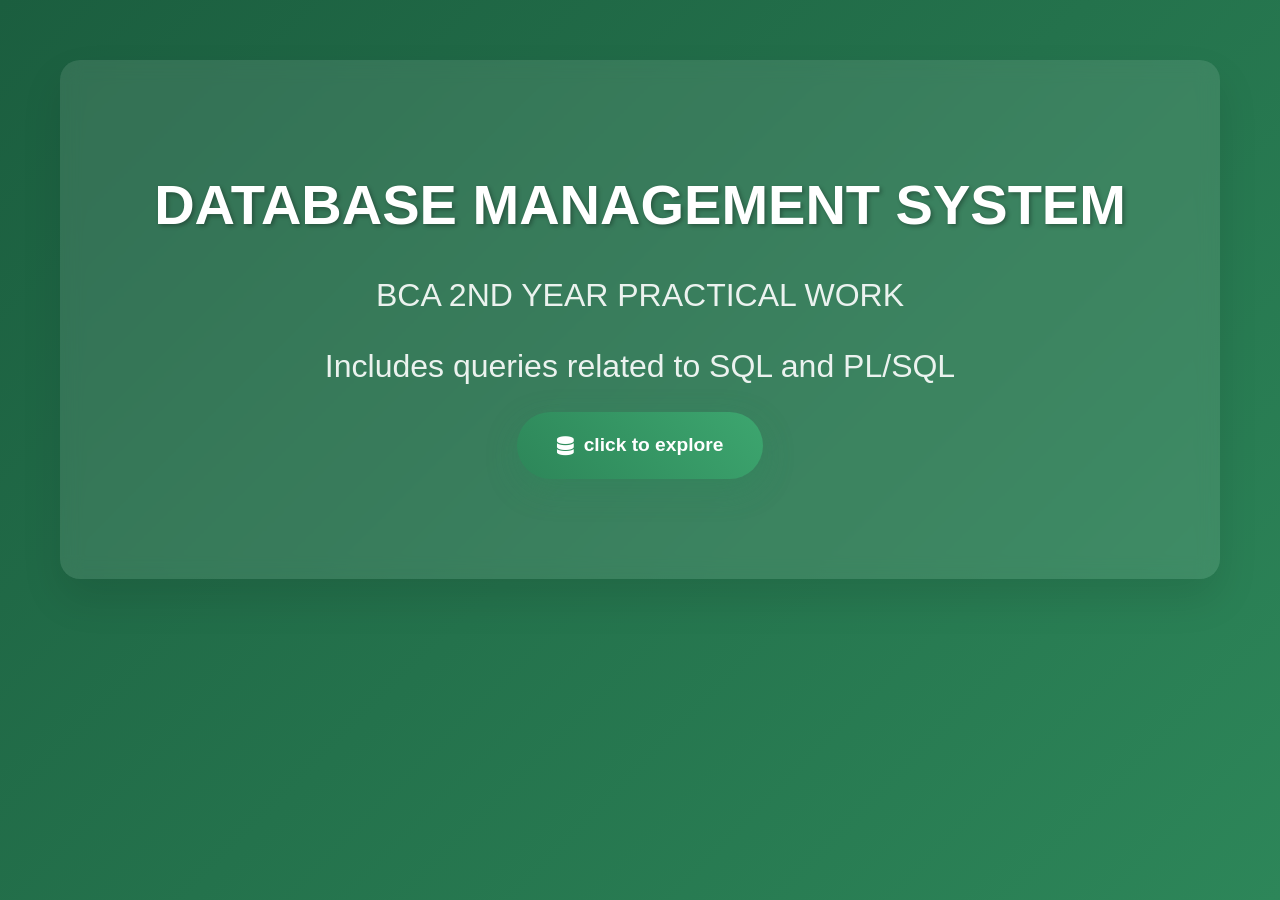
<file: index.HTML>
<!DOCTYPE html>
<html lang="en">
<head>
    <meta charset="UTF-8">
    <meta name="viewport" content="width=device-width, initial-scale=1.0">
    <title>DBMS Queries Hub</title>
    <link rel="stylesheet" href="style.css">
    <link href="https://cdnjs.cloudflare.com/ajax/libs/font-awesome/6.0.0/css/all.min.css" rel="stylesheet">
</head>
<body>
    <div class="container">
        <header class="hero-section">
            <h1 class="main-heading">DATABASE MANAGEMENT SYSTEM</h1>
            <h2 class="sub-heading"> BCA 2ND YEAR PRACTICAL WORK</h2>
            <h2 class="sub-heading"> Includes queries related to SQL and PL/SQL</h2>

             <a href="categories.html" class="cta-button">
                <i class="fas fa-database"></i>
                click to explore
            </a>
        </header>
    </div>
    
    <script src="script.js"></script>
</body>
</html>
</file>
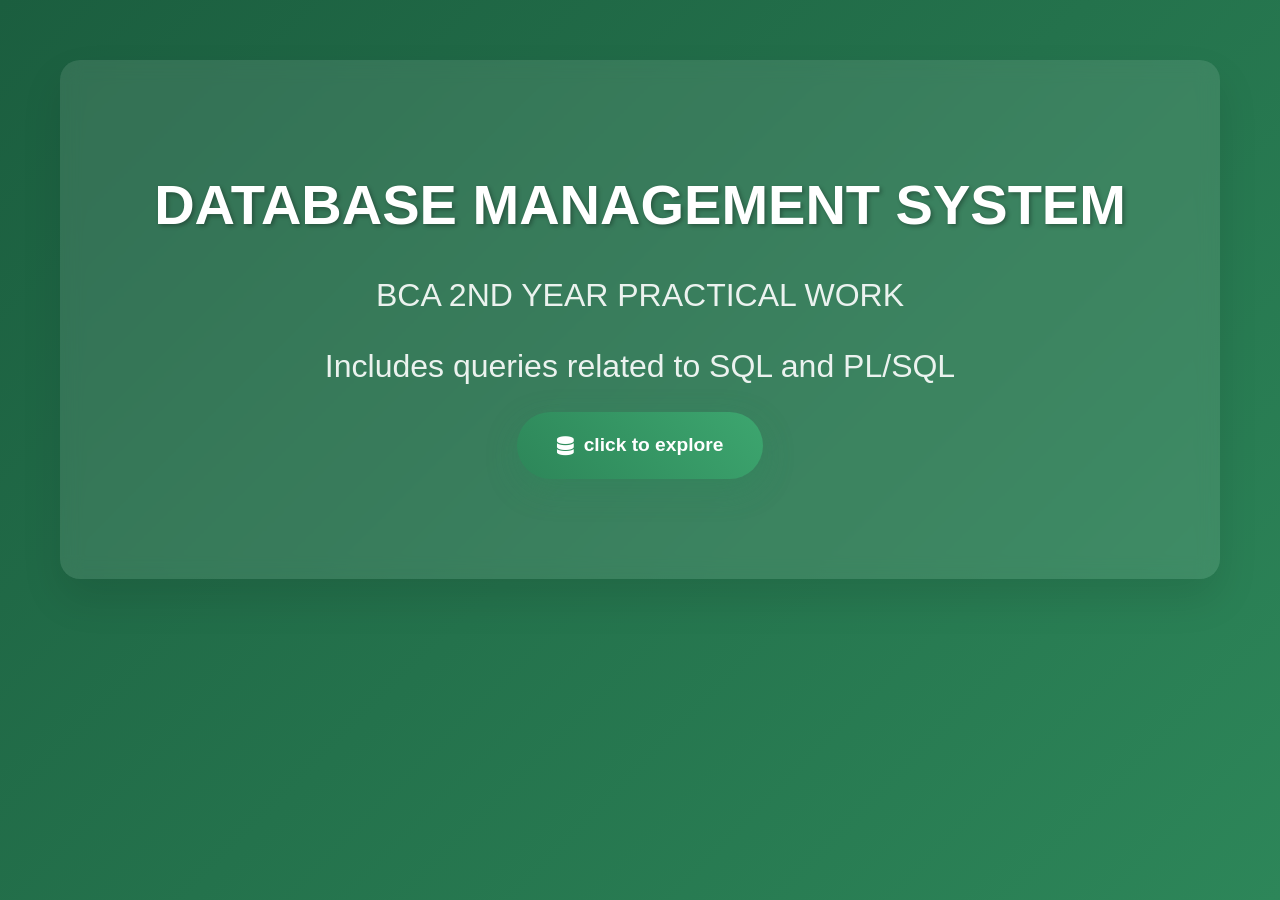
<file: index.html>
<!DOCTYPE html>
<html lang="en">
<head>
    <meta charset="UTF-8">
    <meta name="viewport" content="width=device-width, initial-scale=1.0">
    <title>DBMS Queries Hub</title>
    <link rel="stylesheet" href="style.css">
    <link href="https://cdnjs.cloudflare.com/ajax/libs/font-awesome/6.0.0/css/all.min.css" rel="stylesheet">
</head>
<body>
    <div class="container">
        <header class="hero-section">
            <h1 class="main-heading">DATABASE MANAGEMENT SYSTEM</h1>
            <h2 class="sub-heading"> BCA 2ND YEAR PRACTICAL WORK</h2>
            <h2 class="sub-heading"> Includes queries related to SQL and PL/SQL</h2>

             <a href="categories.html" class="cta-button">
                <i class="fas fa-database"></i>
                click to explore
            </a>
        </header>
    </div>
    
    <script src="script.js"></script>
</body>
</html>
</file>
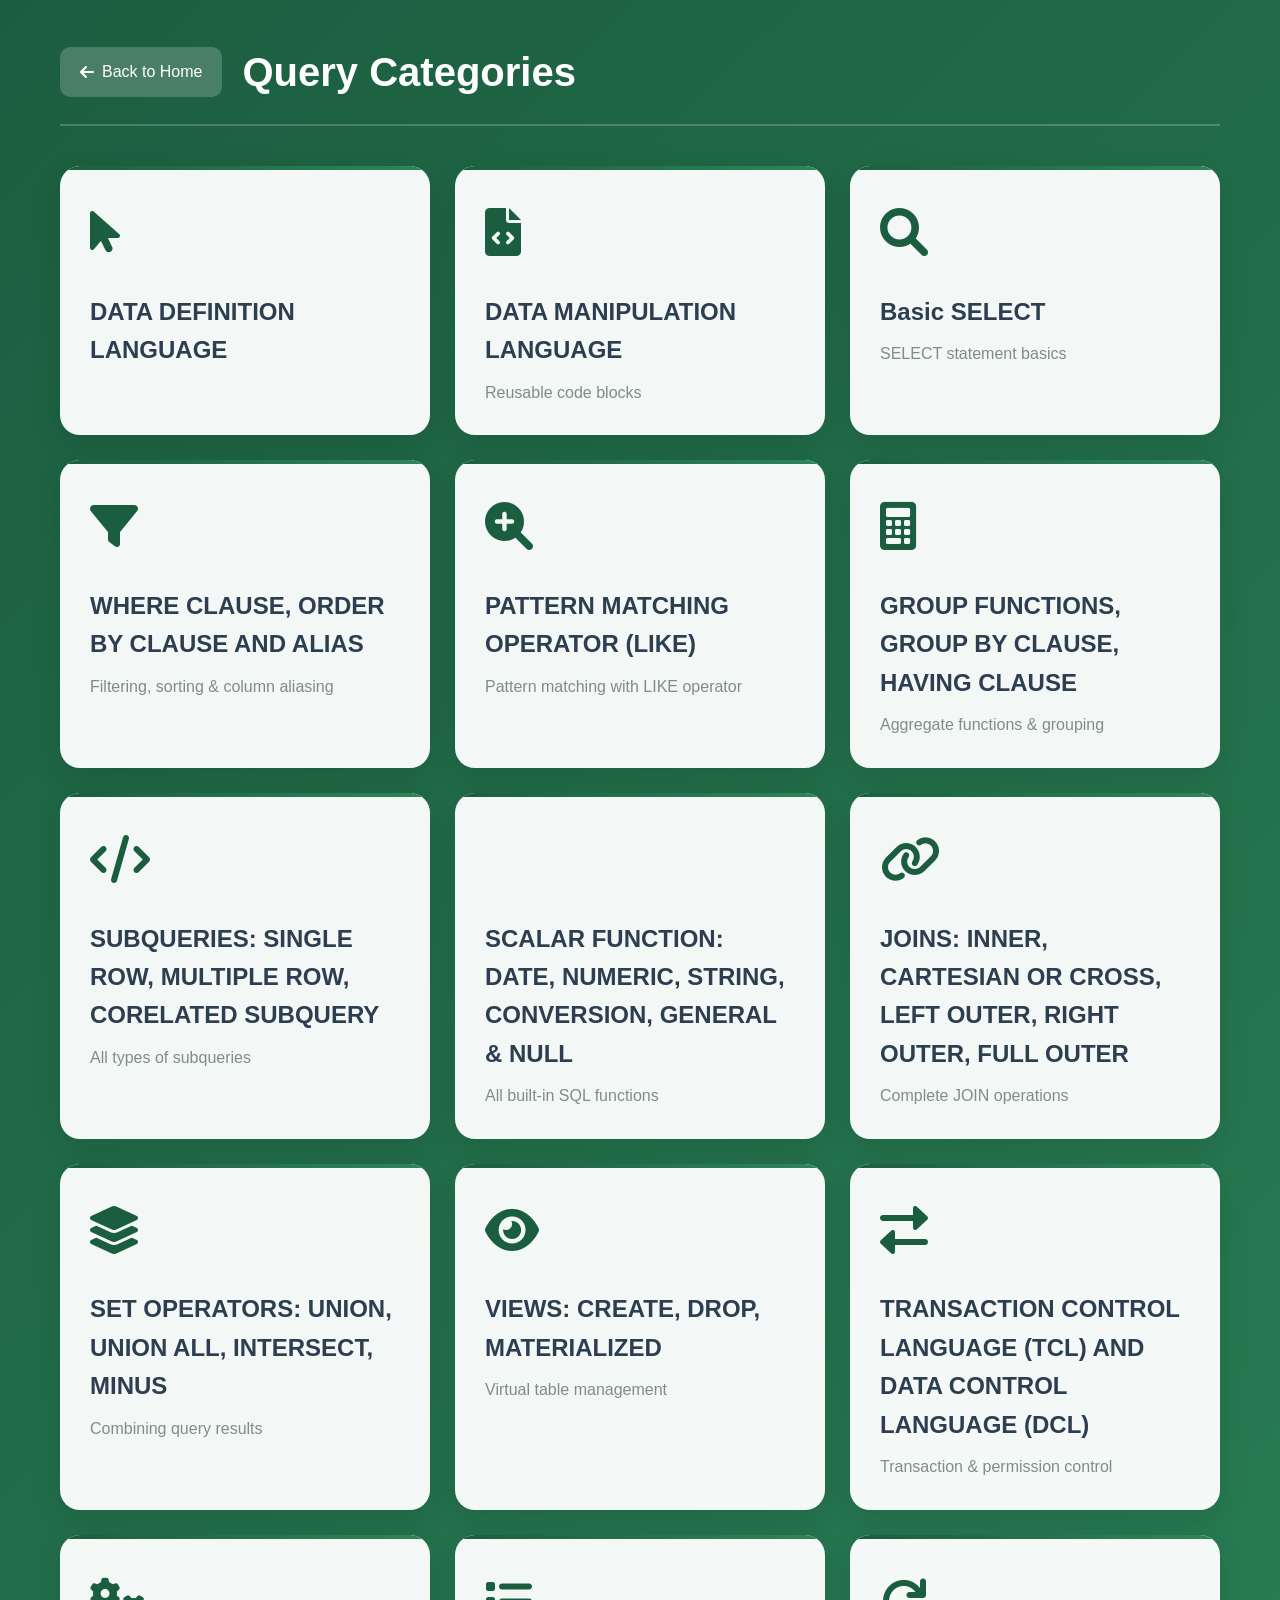
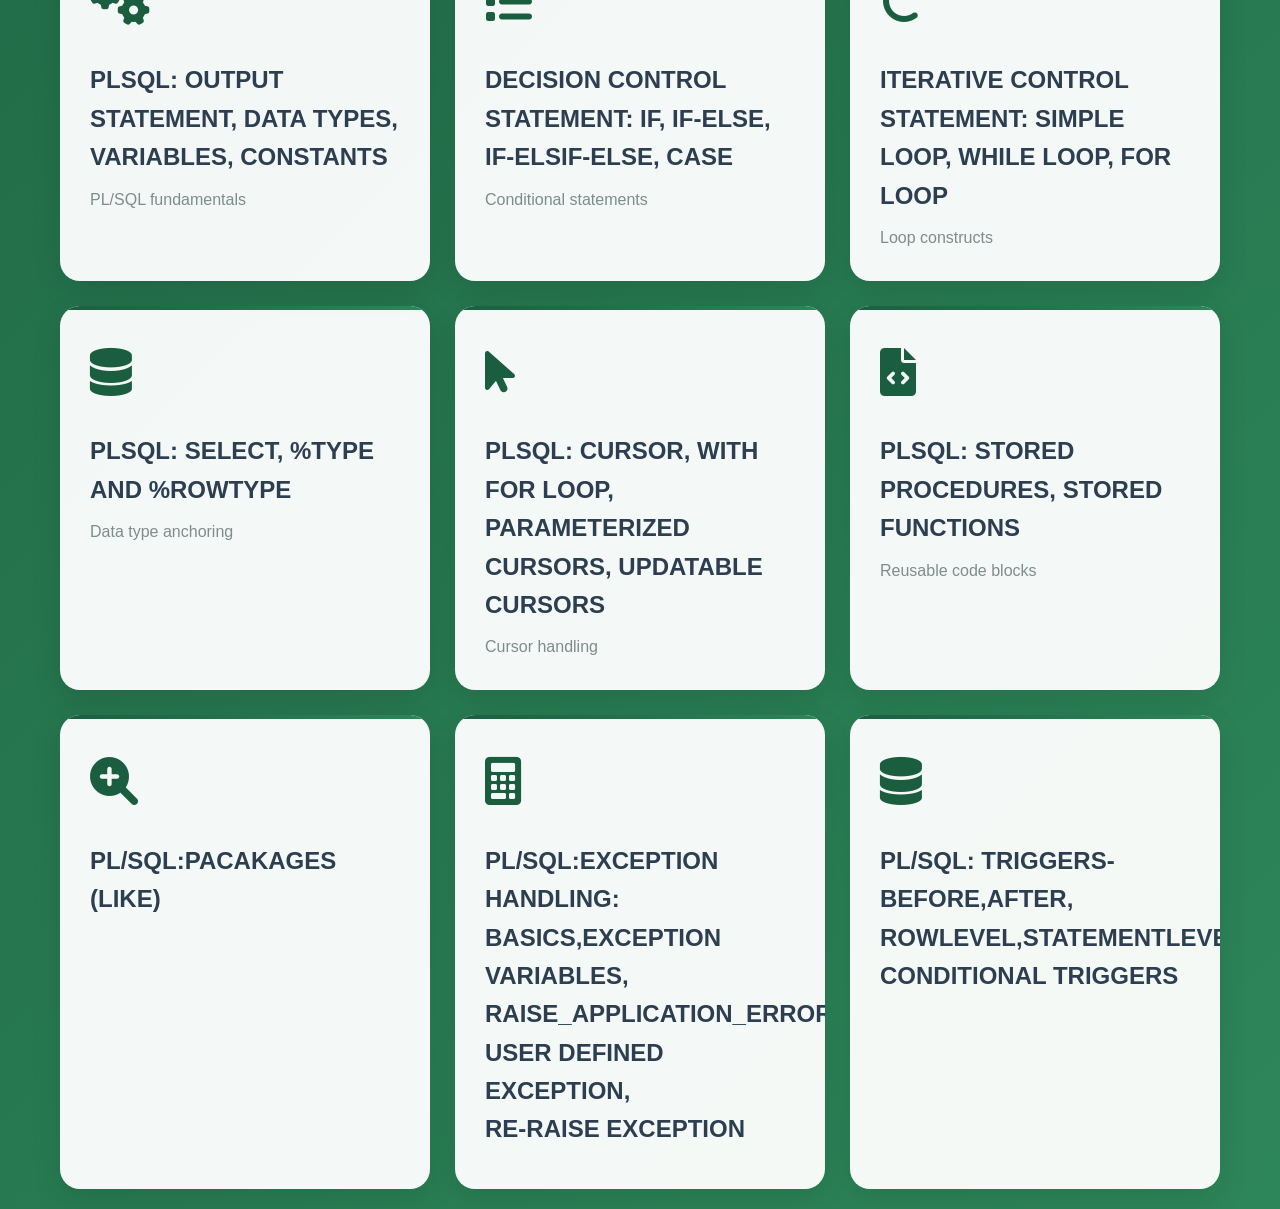
<file: categories.HTML>
<!DOCTYPE html>
<html lang="en">
<head>
    <meta charset="UTF-8">
    <meta name="viewport" content="width=device-width, initial-scale=1.0">
    <title>DBMS Categories - SQL & PL/SQL</title>
    <link rel="stylesheet" href="style.css">
    <link href="https://cdnjs.cloudflare.com/ajax/libs/font-awesome/6.0.0/css/all.min.css" rel="stylesheet">
</head>
<body>
    <div class="container">
        <header class="page-header">
            <a href="index.html" class="back-btn">
                <i class="fas fa-arrow-left"></i> Back to Home
            </a>
            <h1>Query Categories</h1>
        </header>

        <div class="categories-grid">
            <!-- 1 -->
               <a href="DDL.HTML" class="category-card">
                <div class="card-icon"><i class="fas fa-mouse-pointer"></i></div>
                <h3>DATA DEFINITION LANGUAGE</h3>
               
            </a>

            <!-- 16 -->
            <a href="DML.html" class="category-card">
                <div class="card-icon"><i class="fas fa-file-code"></i></div>
                <h3>DATA MANIPULATION LANGUAGE</h3>
                <p>Reusable code blocks</p>
            </a>
            <a href="basic_select.html" class="category-card">
                <div class="card-icon"><i class="fas fa-search"></i></div>
                <h3>Basic SELECT</h3>
                <p>SELECT statement basics</p>
            </a>

           
            <a href="where.html" class="category-card">
                <div class="card-icon"><i class="fas fa-filter"></i></div>
                <h3>WHERE CLAUSE, ORDER BY CLAUSE AND ALIAS</h3>
                <p>Filtering, sorting & column aliasing</p>
            </a>

            <!-- 3 -->
            <a href="pattern_match.html" class="category-card">
                <div class="card-icon"><i class="fas fa-search-plus"></i></div>
                <h3>PATTERN MATCHING OPERATOR (LIKE)</h3>
                <p>Pattern matching with LIKE operator</p>
            </a>

            <!-- 4 -->
            <a href="group_function.html" class="category-card">
                <div class="card-icon"><i class="fas fa-calculator"></i></div>
                <h3>GROUP FUNCTIONS, GROUP BY CLAUSE, HAVING CLAUSE</h3>
                <p>Aggregate functions & grouping</p>
            </a>

            <!-- 5 -->
            <a href="subqueries.html" class="category-card">
                <div class="card-icon"><i class="fas fa-code"></i></div>
                <h3>SUBQUERIES: SINGLE ROW, MULTIPLE ROW, CORELATED SUBQUERY</h3>
                <p>All types of subqueries</p>
            </a>

            <!-- 6 -->
            <a href="scalor.html" class="category-card">
                <div class="card-icon"><i class="fas fa-function"></i></div>
                <h3>SCALAR FUNCTION: DATE, NUMERIC, STRING, CONVERSION, GENERAL & NULL</h3>
                <p>All built-in SQL functions</p>
            </a>

            <!-- 7 -->
            <a href="joins.html" class="category-card">
                <div class="card-icon"><i class="fas fa-link"></i></div>
                <h3>JOINS: INNER, CARTESIAN OR CROSS, LEFT OUTER, RIGHT OUTER, FULL OUTER</h3>
                <p>Complete JOIN operations</p>
            </a>

            <!-- 8 -->
            <a href="set.html" class="category-card">
                <div class="card-icon"><i class="fas fa-layer-group"></i></div>
                <h3>SET OPERATORS: UNION, UNION ALL, INTERSECT, MINUS</h3>
                <p>Combining query results</p>
            </a>

            <!-- 9 -->
            <a href="views.html" class="category-card">
                <div class="card-icon"><i class="fas fa-eye"></i></div>
                <h3>VIEWS: CREATE, DROP, MATERIALIZED</h3>
                <p>Virtual table management</p>
            </a>

            <!-- 10 -->
            <a href="tcl.html" class="category-card">
                <div class="card-icon"><i class="fas fa-exchange-alt"></i></div>
                <h3>TRANSACTION CONTROL LANGUAGE (TCL) AND DATA CONTROL LANGUAGE (DCL)</h3>
                <p>Transaction & permission control</p>
            </a>

            <!-- 11 -->
            <a href="sql.html" class="category-card">
                <div class="card-icon"><i class="fas fa-cogs"></i></div>
                <h3>PLSQL: OUTPUT STATEMENT, DATA TYPES, VARIABLES, CONSTANTS</h3>
                <p>PL/SQL fundamentals</p>
            </a>

            <!-- 12 -->
            <a href="ifelse.html" class="category-card">
                <div class="card-icon"><i class="fas fa-list"></i></div>
                <h3>DECISION CONTROL STATEMENT: IF, IF-ELSE, IF-ELSIF-ELSE, CASE</h3>
                <p>Conditional statements</p>
            </a>

            <!-- 13 -->
            <a href="loops.html" class="category-card">
                <div class="card-icon"><i class="fas fa-redo"></i></div>
                <h3>ITERATIVE CONTROL STATEMENT: SIMPLE LOOP, WHILE LOOP, FOR LOOP</h3>
                <p>Loop constructs</p>
            </a>

            <!-- 14 -->
            <a href="selecttype.html" class="category-card">
                <div class="card-icon"><i class="fas fa-database"></i></div>
                <h3>PLSQL: SELECT, %TYPE AND %ROWTYPE</h3>
                <p>Data type anchoring</p>
            </a>

            <!-- 15 -->
            <a href="cursors.html" class="category-card">
                <div class="card-icon"><i class="fas fa-mouse-pointer"></i></div>
                <h3>PLSQL: CURSOR, WITH FOR LOOP, PARAMETERIZED CURSORS, UPDATABLE CURSORS</h3>
                <p>Cursor handling</p>
            </a>

            <!-- 16 -->
            <a href="storedproc.html" class="category-card">
                <div class="card-icon"><i class="fas fa-file-code"></i></div>
                <h3>PLSQL: STORED PROCEDURES, STORED FUNCTIONS</h3>
                <p>Reusable code blocks</p>
            </a>
              <a href="pattern_match.html" class="category-card">
                <div class="card-icon"><i class="fas fa-search-plus"></i></div>
                <h3> PL/SQL:PACAKAGES (LIKE)</h3>
                
            </a>

            <!-- 4 -->
            <a href="exception.html" class="category-card">
                <div class="card-icon"><i class="fas fa-calculator"></i></div>
                <h3> PL/SQL:EXCEPTION HANDLING: BASICS,EXCEPTION VARIABLES,<br> RAISE_APPLICATION_ERROR,<br>USER DEFINED EXCEPTION,<br>RE-RAISE EXCEPTION </h3>
                
            </a>
               <a href="trigger.html" class="category-card">
                <div class="card-icon"><i class="fas fa-database"></i></div>
                <h3> PL/SQL: TRIGGERS-BEFORE,AFTER,<br>ROWLEVEL,STATEMENTLEVEL<br>CONDITIONAL TRIGGERS</h3>
                
            </a>


        </div>
    </div>

    <script src="script.js"></script>
</body>
</html>
</file>
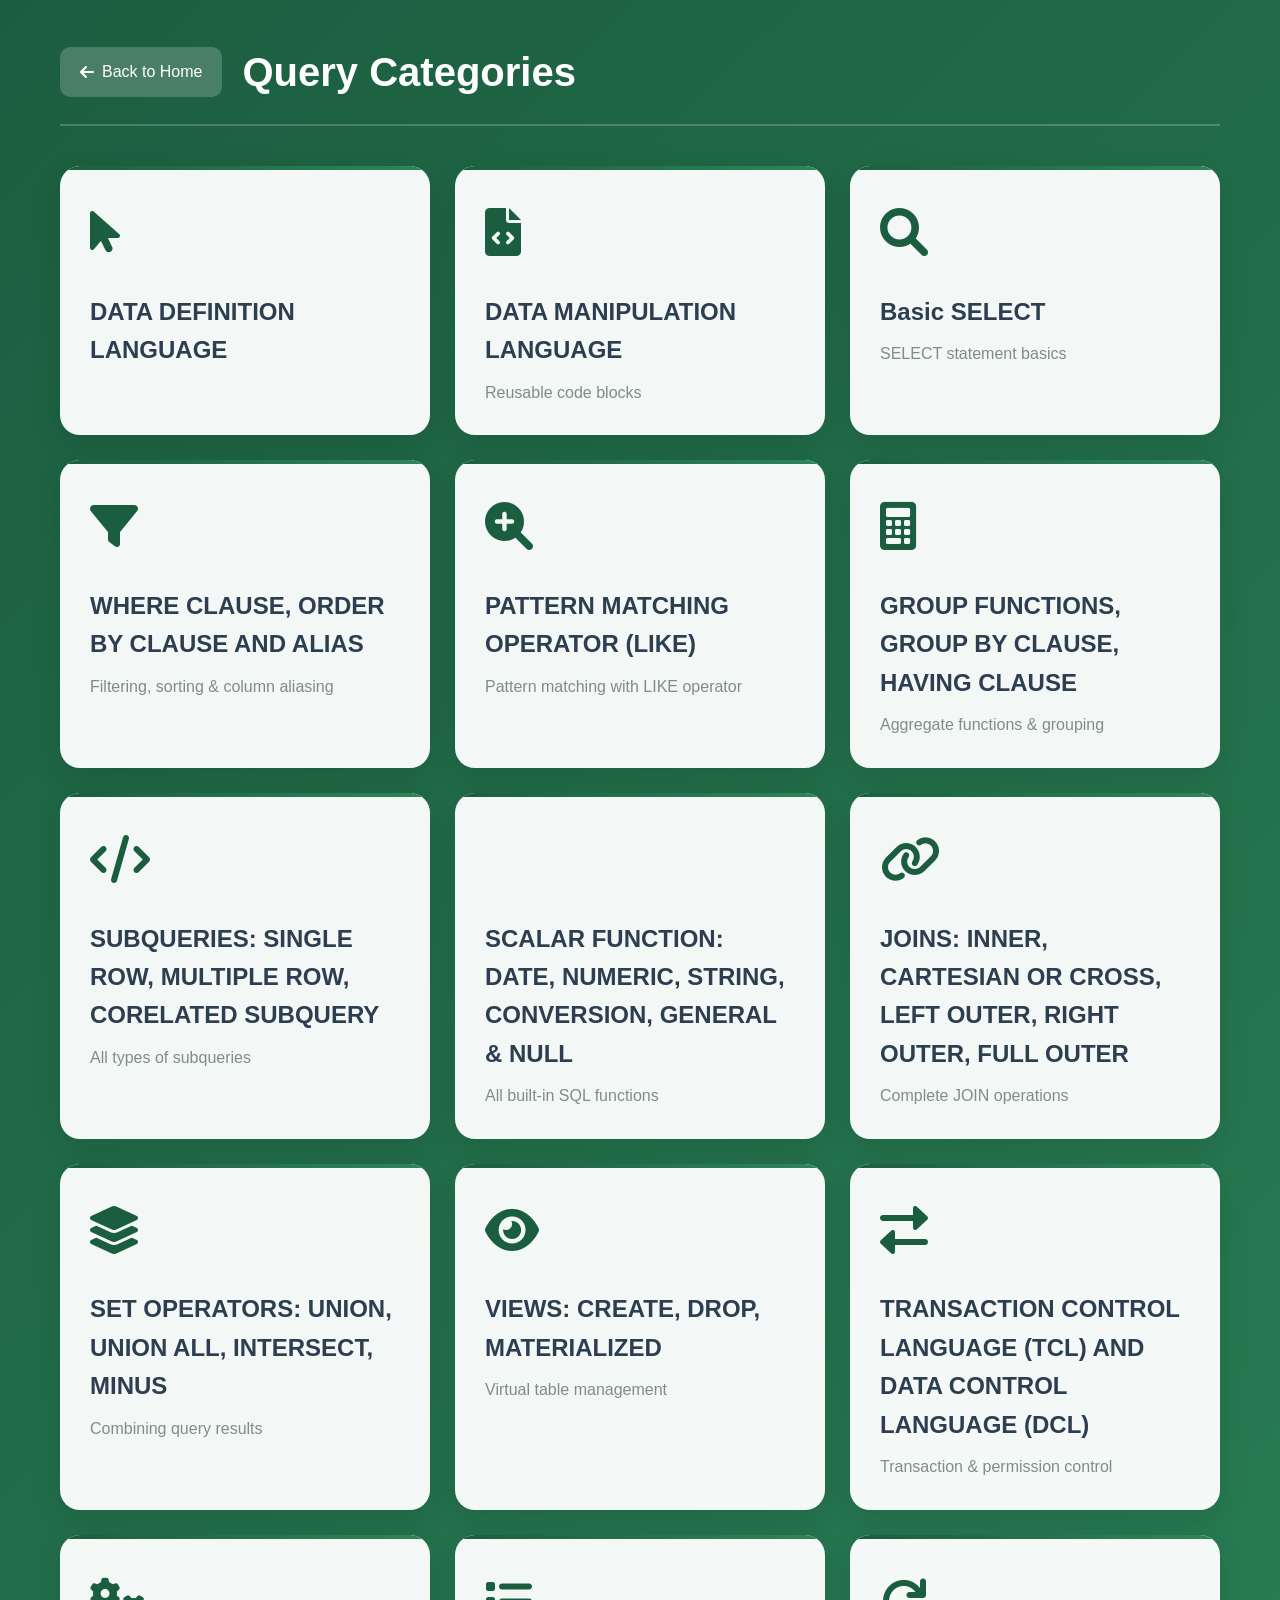
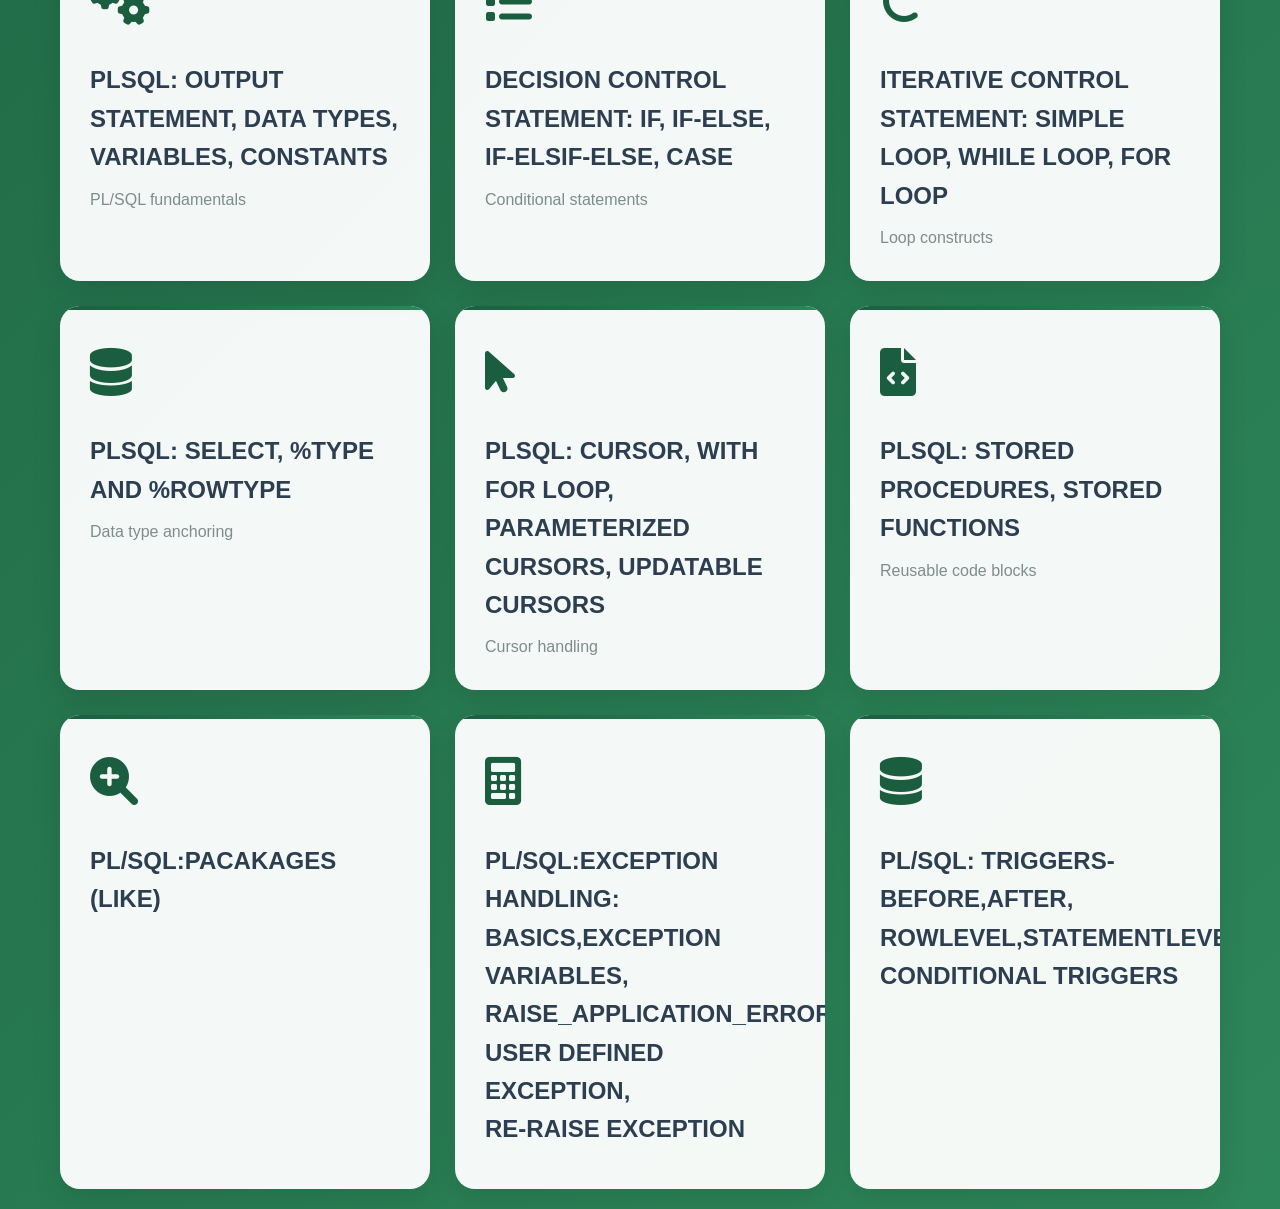
<file: categories.html>
<!DOCTYPE html>
<html lang="en">
<head>
    <meta charset="UTF-8">
    <meta name="viewport" content="width=device-width, initial-scale=1.0">
    <title>DBMS Categories - SQL & PL/SQL</title>
    <link rel="stylesheet" href="style.css">
    <link href="https://cdnjs.cloudflare.com/ajax/libs/font-awesome/6.0.0/css/all.min.css" rel="stylesheet">
</head>
<body>
    <div class="container">
        <header class="page-header">
            <a href="index.html" class="back-btn">
                <i class="fas fa-arrow-left"></i> Back to Home
            </a>
            <h1>Query Categories</h1>
        </header>

        <div class="categories-grid">
            <!-- 1 -->
               <a href="ddl.html" class="category-card">
                <div class="card-icon"><i class="fas fa-mouse-pointer"></i></div>
                <h3>DATA DEFINITION LANGUAGE</h3>
               
            </a>

            <!-- 16 -->
            <a href="dml.html" class="category-card">
                <div class="card-icon"><i class="fas fa-file-code"></i></div>
                <h3>DATA MANIPULATION LANGUAGE</h3>
                <p>Reusable code blocks</p>
            </a>
            <a href="basic_select.html" class="category-card">
                <div class="card-icon"><i class="fas fa-search"></i></div>
                <h3>Basic SELECT</h3>
                <p>SELECT statement basics</p>
            </a>

           
            <a href="where.html" class="category-card">
                <div class="card-icon"><i class="fas fa-filter"></i></div>
                <h3>WHERE CLAUSE, ORDER BY CLAUSE AND ALIAS</h3>
                <p>Filtering, sorting & column aliasing</p>
            </a>

            <!-- 3 -->
            <a href="pattern_match.html" class="category-card">
                <div class="card-icon"><i class="fas fa-search-plus"></i></div>
                <h3>PATTERN MATCHING OPERATOR (LIKE)</h3>
                <p>Pattern matching with LIKE operator</p>
            </a>

            <!-- 4 -->
            <a href="group_function.html" class="category-card">
                <div class="card-icon"><i class="fas fa-calculator"></i></div>
                <h3>GROUP FUNCTIONS, GROUP BY CLAUSE, HAVING CLAUSE</h3>
                <p>Aggregate functions & grouping</p>
            </a>

            <!-- 5 -->
            <a href="subqueries.html" class="category-card">
                <div class="card-icon"><i class="fas fa-code"></i></div>
                <h3>SUBQUERIES: SINGLE ROW, MULTIPLE ROW, CORELATED SUBQUERY</h3>
                <p>All types of subqueries</p>
            </a>

            <!-- 6 -->
            <a href="scalor.html" class="category-card">
                <div class="card-icon"><i class="fas fa-function"></i></div>
                <h3>SCALAR FUNCTION: DATE, NUMERIC, STRING, CONVERSION, GENERAL & NULL</h3>
                <p>All built-in SQL functions</p>
            </a>

            <!-- 7 -->
            <a href="joins.html" class="category-card">
                <div class="card-icon"><i class="fas fa-link"></i></div>
                <h3>JOINS: INNER, CARTESIAN OR CROSS, LEFT OUTER, RIGHT OUTER, FULL OUTER</h3>
                <p>Complete JOIN operations</p>
            </a>

            <!-- 8 -->
            <a href="set.html" class="category-card">
                <div class="card-icon"><i class="fas fa-layer-group"></i></div>
                <h3>SET OPERATORS: UNION, UNION ALL, INTERSECT, MINUS</h3>
                <p>Combining query results</p>
            </a>

            <!-- 9 -->
            <a href="views.html" class="category-card">
                <div class="card-icon"><i class="fas fa-eye"></i></div>
                <h3>VIEWS: CREATE, DROP, MATERIALIZED</h3>
                <p>Virtual table management</p>
            </a>

            <!-- 10 -->
            <a href="tcl.html" class="category-card">
                <div class="card-icon"><i class="fas fa-exchange-alt"></i></div>
                <h3>TRANSACTION CONTROL LANGUAGE (TCL) AND DATA CONTROL LANGUAGE (DCL)</h3>
                <p>Transaction & permission control</p>
            </a>

            <!-- 11 -->
            <a href="sql.html" class="category-card">
                <div class="card-icon"><i class="fas fa-cogs"></i></div>
                <h3>PLSQL: OUTPUT STATEMENT, DATA TYPES, VARIABLES, CONSTANTS</h3>
                <p>PL/SQL fundamentals</p>
            </a>

            <!-- 12 -->
            <a href="ifelse.html" class="category-card">
                <div class="card-icon"><i class="fas fa-list"></i></div>
                <h3>DECISION CONTROL STATEMENT: IF, IF-ELSE, IF-ELSIF-ELSE, CASE</h3>
                <p>Conditional statements</p>
            </a>

            <!-- 13 -->
            <a href="loops.html" class="category-card">
                <div class="card-icon"><i class="fas fa-redo"></i></div>
                <h3>ITERATIVE CONTROL STATEMENT: SIMPLE LOOP, WHILE LOOP, FOR LOOP</h3>
                <p>Loop constructs</p>
            </a>

            <!-- 14 -->
            <a href="selecttype.html" class="category-card">
                <div class="card-icon"><i class="fas fa-database"></i></div>
                <h3>PLSQL: SELECT, %TYPE AND %ROWTYPE</h3>
                <p>Data type anchoring</p>
            </a>

            <!-- 15 -->
            <a href="cursors.html" class="category-card">
                <div class="card-icon"><i class="fas fa-mouse-pointer"></i></div>
                <h3>PLSQL: CURSOR, WITH FOR LOOP, PARAMETERIZED CURSORS, UPDATABLE CURSORS</h3>
                <p>Cursor handling</p>
            </a>

            <!-- 16 -->
            <a href="storedproc.html" class="category-card">
                <div class="card-icon"><i class="fas fa-file-code"></i></div>
                <h3>PLSQL: STORED PROCEDURES, STORED FUNCTIONS</h3>
                <p>Reusable code blocks</p>
            </a>
              <a href="pattern_match.html" class="category-card">
                <div class="card-icon"><i class="fas fa-search-plus"></i></div>
                <h3> PL/SQL:PACAKAGES (LIKE)</h3>
                
            </a>

            <!-- 4 -->
            <a href="exception.html" class="category-card">
                <div class="card-icon"><i class="fas fa-calculator"></i></div>
                <h3> PL/SQL:EXCEPTION HANDLING: BASICS,EXCEPTION VARIABLES,<br> RAISE_APPLICATION_ERROR,<br>USER DEFINED EXCEPTION,<br>RE-RAISE EXCEPTION </h3>
                
            </a>
               <a href="trigger.html" class="category-card">
                <div class="card-icon"><i class="fas fa-database"></i></div>
                <h3> PL/SQL: TRIGGERS-BEFORE,AFTER,<br>ROWLEVEL,STATEMENTLEVEL<br>CONDITIONAL TRIGGERS</h3>
                
            </a>


        </div>
    </div>

    <script src="script.js"></script>
</body>
</html>
</file>
<file: style.css>
* {
    margin: 0;
    padding: 0;
    box-sizing: border-box;
}

body {
    font-family: 'Segoe UI', Tahoma, Geneva, Verdana, sans-serif;
    line-height: 1.6;
    color: #333;
    background: linear-gradient(135deg, #1b5e3f 0%, #2d8659 100%);
    min-height: 100vh;
}

.container {
    max-width: 1200px;
    margin: 0 auto;
    padding: 20px;
}

/* Hero Section */
.hero-section {
    text-align: center;
    padding: 100px 20px;
    color: white;
    background: rgba(255, 255, 255, 0.1);
    backdrop-filter: blur(10px);
    border-radius: 20px;
    margin: 40px 0;
    box-shadow: 0 20px 40px rgba(0, 0, 0, 0.1);
}

.main-heading {
    font-size: 3.5rem;
    font-weight: 700;
    margin-bottom: 20px;
    text-shadow: 2px 2px 4px rgba(0, 0, 0, 0.3);
}

.sub-heading {
    font-size: 2rem;
    font-weight: 400;
    margin-bottom: 20px;
    opacity: 0.9;
}

.hero-text {
    font-size: 1.2rem;
    margin-bottom: 40px;
    max-width: 600px;
    margin-left: auto;
    margin-right: auto;
}

.cta-button {
    display: inline-flex;
    align-items: center;
    gap: 10px;
    background: linear-gradient(45deg, #2d8659, #3da66f);
    color: white;
    padding: 18px 40px;
    font-size: 1.2rem;
    font-weight: 600;
    text-decoration: none;
    border-radius: 50px;
    transition: all 0.3s ease;
    box-shadow: 0 10px 30px rgba(45, 134, 89, 0.4);
}

.cta-button:hover {
    transform: translateY(-5px);
    box-shadow: 0 15px 40px rgba(45, 134, 89, 0.6);
}

/* Page Header */
.page-header {
    display: flex;
    align-items: center;
    gap: 20px;
    margin-bottom: 40px;
    padding: 20px 0;
    border-bottom: 2px solid rgba(255, 255, 255, 0.2);
}

.page-header h1 {
    color: white;
    font-size: 2.5rem;
    flex: 1;
}

.back-btn {
    display: flex;
    align-items: center;
    gap: 8px;
    color: white;
    text-decoration: none;
    padding: 12px 20px;
    background: rgba(255, 255, 255, 0.2);
    border-radius: 10px;
    transition: all 0.3s ease;
    backdrop-filter: blur(10px);
}

.back-btn:hover {
    background: rgba(255, 255, 255, 0.3);
    transform: translateX(-5px);
}

/* Categories Grid */
.categories-grid {
    display: grid;
    grid-template-columns: repeat(auto-fit, minmax(350px, 1fr));
    gap: 25px;
    margin-top: 40px;
}

.category-card {
    background: rgba(255, 255, 255, 0.95);
    padding: 30px;
    border-radius: 20px;
    text-decoration: none;
    color: #333;
    transition: all 0.3s ease;
    box-shadow: 0 10px 30px rgba(0, 0, 0, 0.1);
    position: relative;
    overflow: hidden;
}

.category-card::before {
    content: '';
    position: absolute;
    top: 0;
    left: 0;
    right: 0;
    height: 4px;
    background: linear-gradient(90deg, #1b5e3f, #2d8659);
}

.category-card:hover {
    transform: translateY(-10px);
    box-shadow: 0 20px 50px rgba(0, 0, 0, 0.2);
}

.card-icon {
    font-size: 3rem;
    color: #1b5e3f;
    margin-bottom: 20px;
}

.category-card h3 {
    font-size: 1.5rem;
    margin-bottom: 10px;
    color: #2c3e50;
}

.category-card p {
    color: #7f8c8d;
    font-size: 1rem;
}

/* Questions Container */
.questions-container {
    display: grid;
    gap: 25px;
    margin-top: 40px;
}

.question-card {
    background: rgba(255, 255, 255, 0.95);
    border-radius: 20px;
    padding: 30px;
    margin:15px;
    box-shadow: 0 10px 30px rgba(0, 0, 0, 0.1);
    backdrop-filter: blur(10px);
}

.question-card h3 {
    color: #2c3e50;
    font-size: 1.4rem;
    margin-bottom: 20px;
    padding-bottom: 15px;
    border-bottom: 2px solid #ecf0f1;
}

.toggle-solution {
    background: linear-gradient(45deg, #1b5e3f, #2d8659);
    color: white;
    border: none;
    padding: 12px 24px;
    border-radius: 25px;
    cursor: pointer;
    font-size: 1rem;
    font-weight: 500;
    transition: all 0.3s ease;
    display: flex;
    align-items: center;
    gap: 8px;
}

.toggle-solution:hover {
    transform: translateY(-2px);
    box-shadow: 0 8px 25px rgba(45, 134, 89, 0.4);
}

.solution {
    margin-top: 20px;
    padding: 20px;
    background: #f8f9fa;
    border-radius: 15px;
    border-left: 4px solid #1b5e3f;
}

.solution.hidden {
    display: none;
}

pre {
    background: #2d3748;
    padding: 20px;
    border-radius: 10px;
    margin-bottom: 15px;
    overflow-x: auto;
}

code {
    font-family: 'Courier New', monospace;
    font-size: 0.95rem;
    color: #e2e8f0;
}

.solution p {
    margin: 0;
    color: #4a5568;
    font-size: 1rem;
}

/* Responsive Design */
@media (max-width: 768px) {
    .container {
        padding: 15px;
    }
    
    .main-heading {
        font-size: 2.5rem;
    }
    
    .sub-heading {
        font-size: 1.5rem;
    }
    
    .categories-grid {
        grid-template-columns: 1fr;
        gap: 20px;
    }
    
    .page-header {
        flex-direction: column;
        align-items: stretch;
        text-align: center;
    }
    
    .page-header h1 {
        margin-top: 10px;
    }
}

@media (max-width: 480px) {
    .hero-section {
        padding: 60px 20px;
    }
    
    .main-heading {
        font-size: 2rem;
    }
    
    .cta-button {
        padding: 15px 30px;
        font-size: 1rem;
    }
}

/* Smooth scrolling */
html {
    scroll-behavior: smooth;
}

/* Loading animation */
@keyframes fadeInUp {
    from {
        opacity: 0;
        transform: translateY(30px);
    }
    to {
        opacity: 1;
        transform: translateY(0);
    }
}

.category-card, .question-card {
    animation: fadeInUp 0.6s ease forwards;
}

.category-card:nth-child(1) { animation-delay: 0.1s; }
.category-card:nth-child(2) { animation-delay: 0.2s; }
.category-card:nth-child(3) { animation-delay: 0.3s; }
</file>
